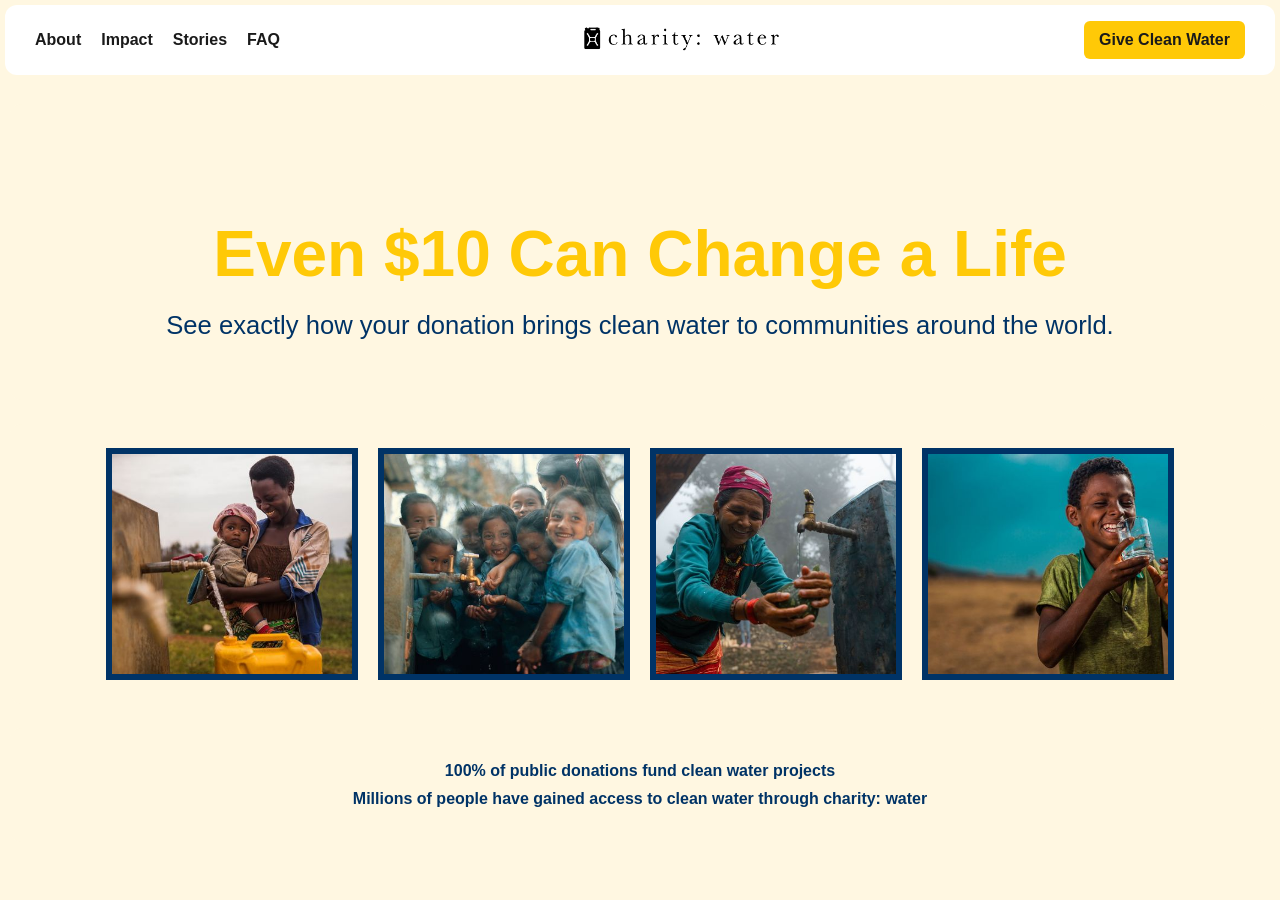
<file: index.html>
<!DOCTYPE html>
<html lang="en">
<head>
    <meta charset="UTF-8">
    <meta name="viewport" content="width=device-width, initial-scale=1.0">
    <title>Charity Water Landing Page</title>
    <link rel="stylesheet" href="styles.css">
</head>
<body>
  <header>
    <nav class="navbar">
      <div class="nav-links">
        <a href="about.html">About</a>
        <a href="impact.html">Impact</a>
        <a href="stories.html">Stories</a>
        <a href="faq.html">FAQ</a>
      </div>
    
      <div class="logo-container">
        <img src="img/charitywater_logo_horizontal_AllBlack.png"
         alt="charity: water logo" 
         class="logo">
      </div>

      <a href="donate.html" class="header-btn">Give Clean Water</a>
    </nav>
  </header>
    <!-- Hero Section: This is the main banner at the top of the page -->
    <section class="hero">
        <!-- Main headline -->
        <h1>Even $10 Can Change a Life</h1>

<p>See exactly how your donation brings clean water to communities around the world.</p>
    </section>
<section class="gallery">
    <img src="img/photo1.cw.jpeg" alt="Family with clean water">
    <img src="img/photo2.cw.jpeg" alt="Community">
    <img src="img/photo3.cw.jpeg" alt="Child drinking water">
    <img src="img/photo4.cw.jpeg" alt="Clean water access">
</section>

<section class="social-proof">
    <p>
        100% of public donations fund clean water projects
    </p>
    <p>
        Millions of people have gained access to clean water through charity: water
    </p>
</body>
</html>
</file>
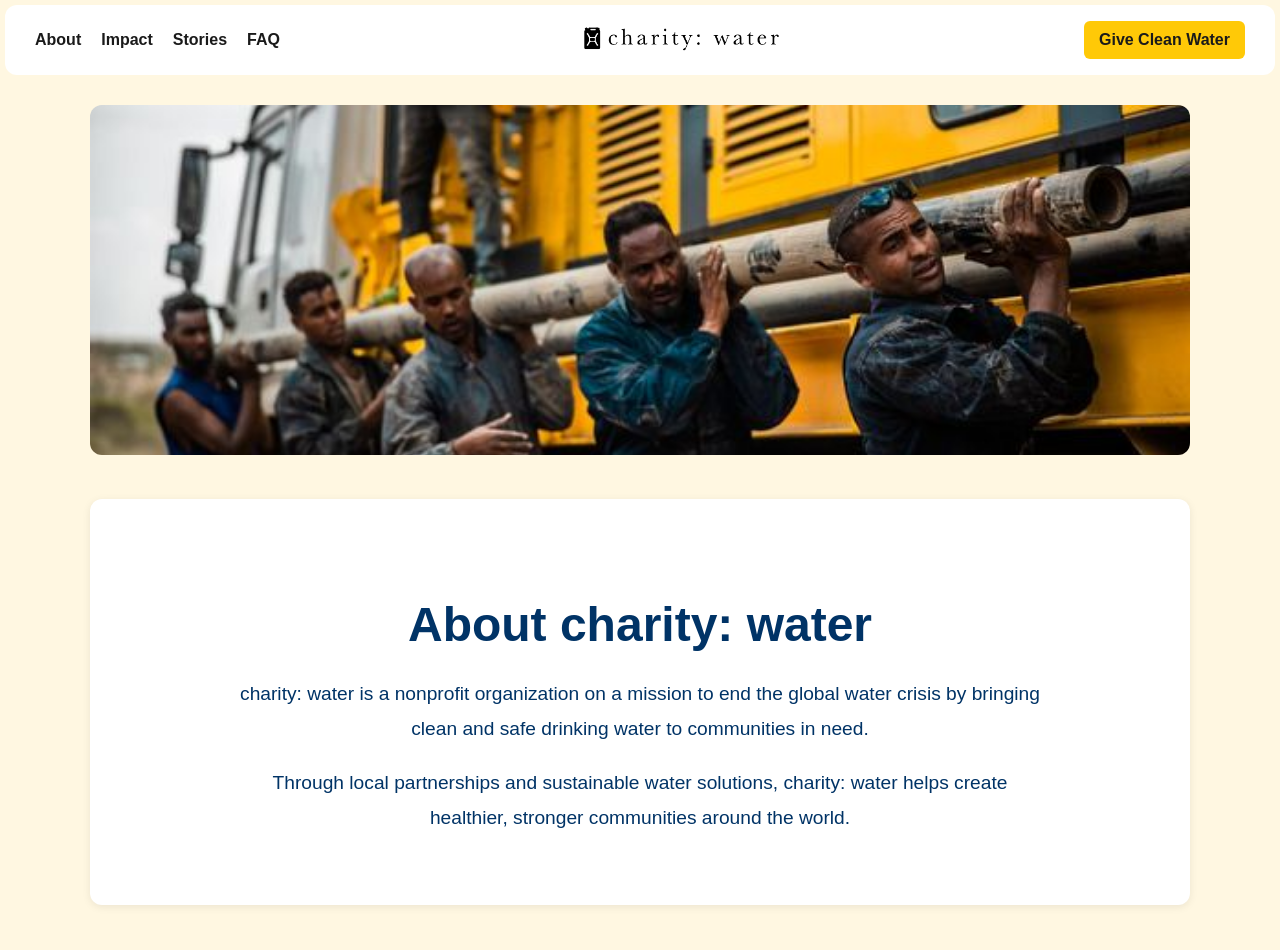
<file: about.html>
<!DOCTYPE html>
<html>
<head>
    <title>About | charity: water</title>
    <link rel="stylesheet" href="styles.css">
</head>

<body class="about-page">

  <header>
    <nav class="navbar">
      <div class="nav-links">
        <a href="about.html">About</a>
        <a href="impact.html">Impact</a>
        <a href="stories.html">Stories</a>
        <a href="faq.html">FAQ</a>
      </div>
    
      <div class="logo-container">
        <img src="img/charitywater_logo_horizontal_AllBlack.png"
         alt="charity: water logo" 
         class="logo">
      </div>

      <a href="donate.html" class="header-btn">Give Clean Water</a>
    </nav>
<section class="page-hero">

    <img
        src="img/photo5.cw.jpeg"
        alt="Community benefiting from clean water">

<section class="story">
    
    <h1>About charity: water</h1>

    <p>
        charity: water is a nonprofit organization on a mission to end the global water crisis by bringing clean and safe drinking water to communities in need.
    </p>

    <p>
        Through local partnerships and sustainable water solutions, charity: water helps create healthier, stronger communities around the world.
    </p>

</section>
</body>
</html>
</file>
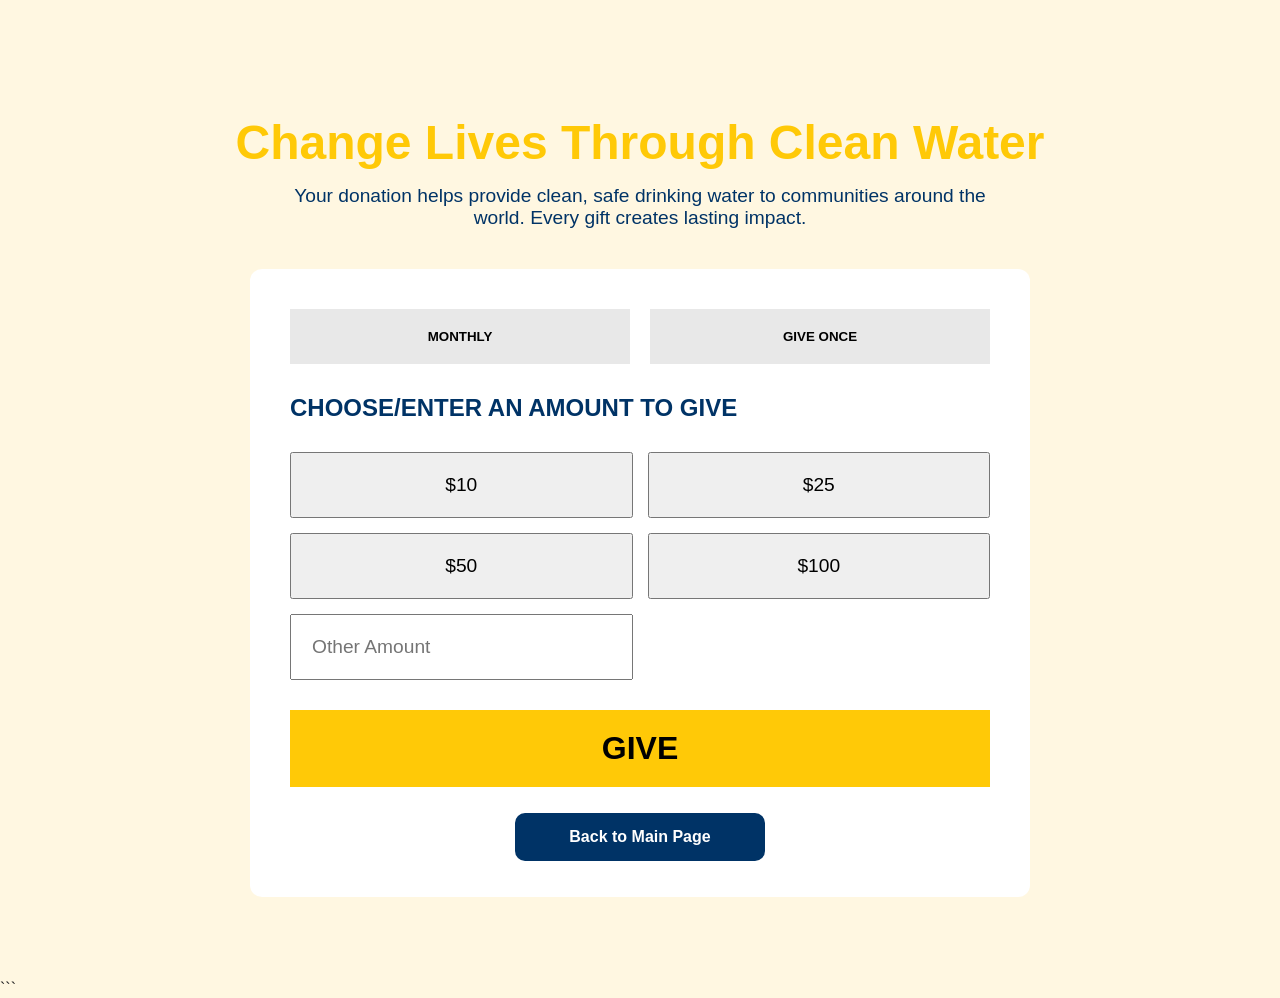
<file: donate.html>
<!DOCTYPE html>
<html lang="en">

<head>
    <meta charset="UTF-8">
    <meta name="viewport" content="width=device-width, initial-scale=1.0">
    <title>Donate | charity: water</title>

    <link rel="stylesheet" href="styles.css">
</head>

<body>

<div class="donation-page">
<h1 class="donate-title">
    Change Lives Through Clean Water
</h1>

<p class="donate-subtitle">
    Your donation helps provide clean, safe drinking water to communities around the world. Every gift creates lasting impact.
</p>

    <div class="donation-card">

        <div class="donation-tabs">

            <button class="tab-btn">
                MONTHLY
            </button>

            <button class="tab-btn">
                GIVE ONCE
            </button>

        </div>

        <h2>
            CHOOSE/ENTER AN AMOUNT TO GIVE
        </h2>

        <div class="amount-grid">

            <button>$10</button>
            <button>$25</button>
            <button>$50</button>
            <button>$100</button>

            <input
                type="text"
                placeholder="Other Amount">

        </div>

        <button class="give-btn">
            GIVE
        </button>

        <nav class="navbar">
        <a href="index.html" class="home-btn">
          Back to Main Page
        </a>
    </nav>

    </div>

</div>

</body>
</html>
```
</file>
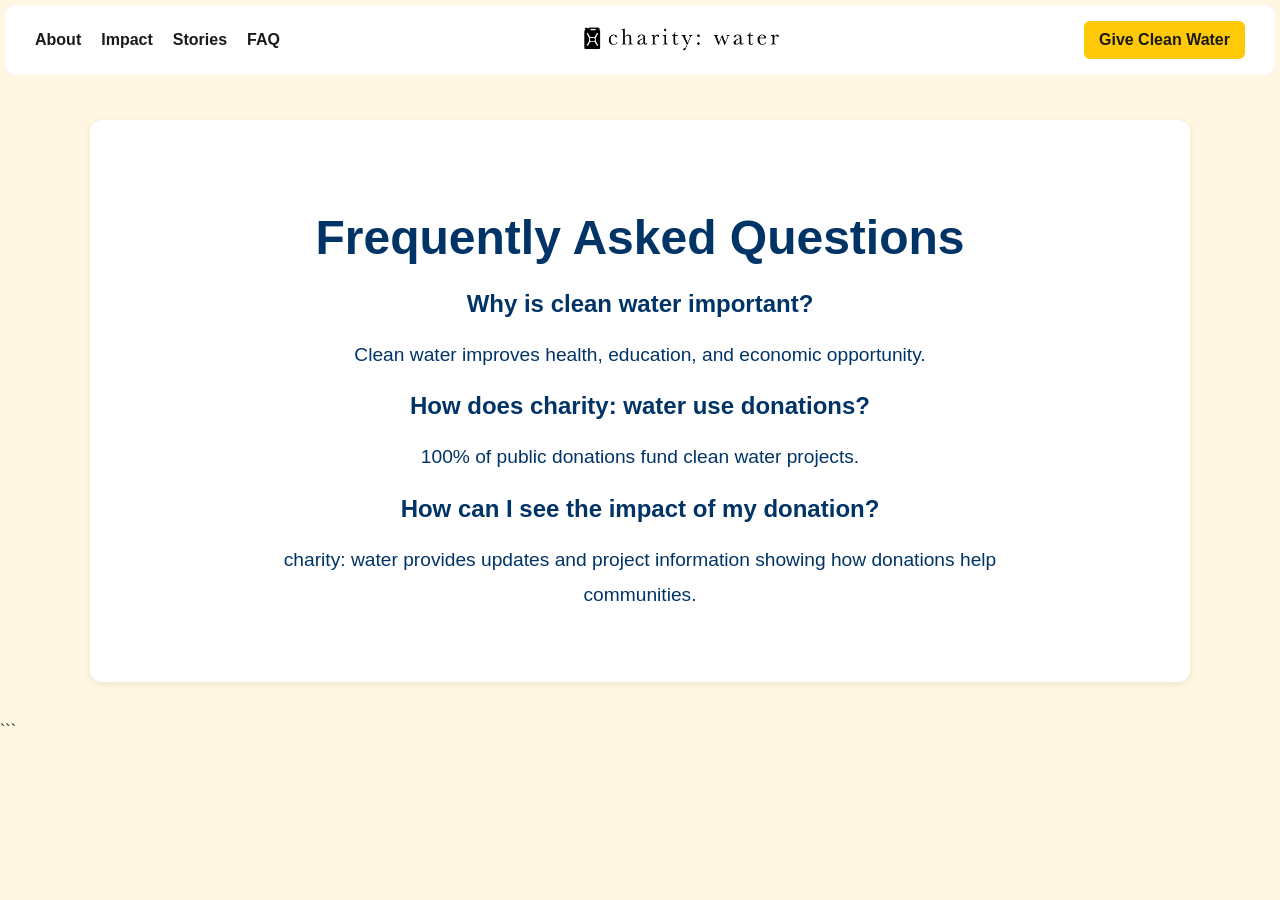
<file: faq.html>
<!DOCTYPE html>
<html>
<head>
    <title>Impact | charity: water</title>
    <link rel="stylesheet" href="styles.css">
</head>

<body class="impact-page">
<header>
    <nav class="navbar">

        <div class="nav-links">
            <a href="about.html">About</a>
            <a href="impact.html">Impact</a>
            <a href="stories.html">Stories</a>
            <a href="faq.html">FAQ</a>
        </div>

        <div class="logo-container">
            <img
                src="img/charitywater_logo_horizontal_AllBlack.png"
                alt="charity: water logo"
                class="logo">
        </div>

        <a href="donate.html" class="header-btn">
            Give Clean Water
        </a>

    </nav>
</header>

<section class="story">

    <h1>Frequently Asked Questions</h1>

    <h2>Why is clean water important?</h2>
    <p>
        Clean water improves health, education, and economic opportunity.
    </p>

    <h2>How does charity: water use donations?</h2>
    <p>
        100% of public donations fund clean water projects.
    </p>

    <h2>How can I see the impact of my donation?</h2>
    <p>
        charity: water provides updates and project information showing how donations help communities.
    </p>

</section>

</body>
</html>
```
</file>
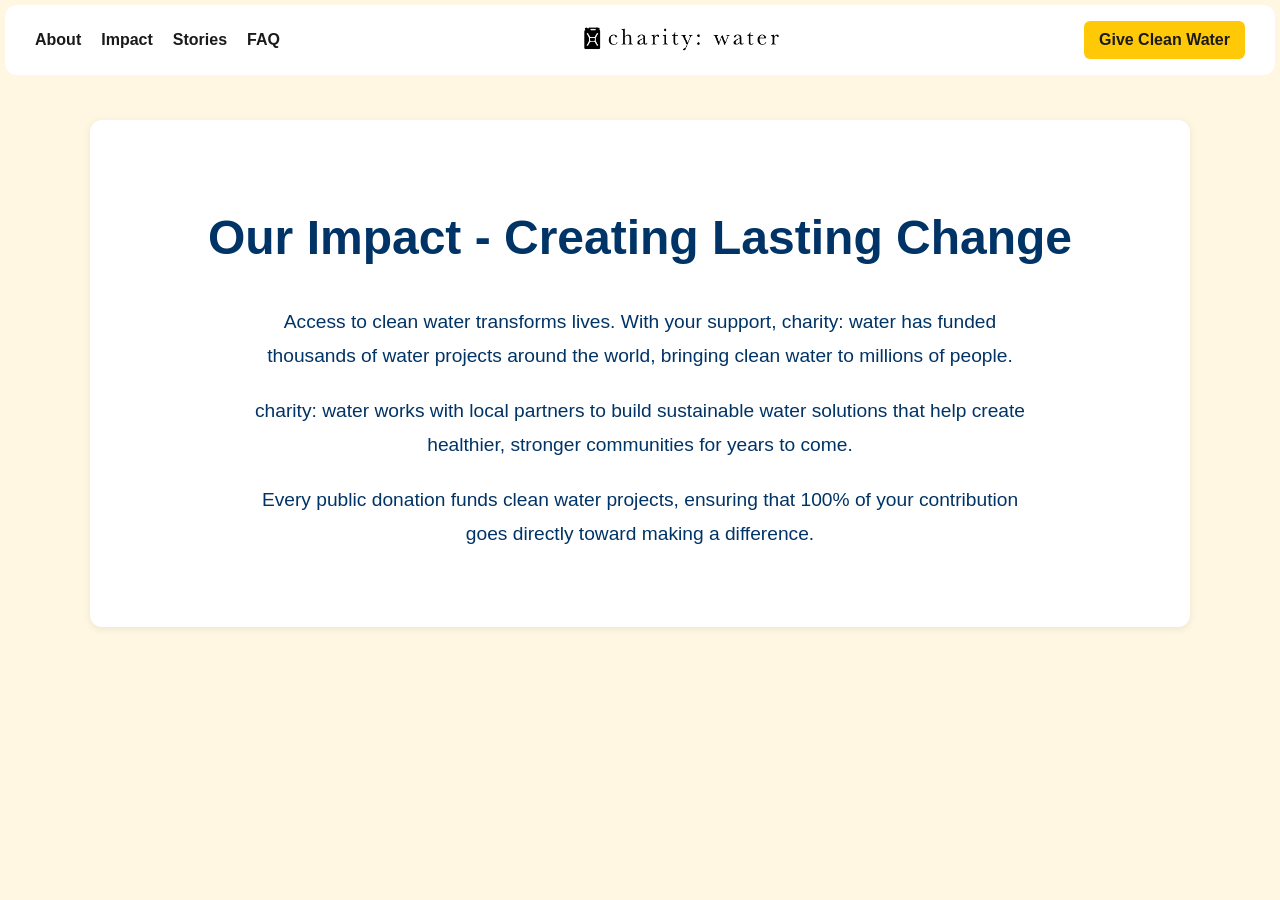
<file: impact.html>
<!DOCTYPE html>
<html>
<head>
    <title>Impact | charity: water</title>
    <link rel="stylesheet" href="styles.css">
</head>

<body class="impact-page">
<header>
    <nav class="navbar">

        <div class="nav-links">
            <a href="about.html">About</a>
            <a href="impact.html">Impact</a>
            <a href="stories.html">Stories</a>
            <a href="faq.html">FAQ</a>
        </div>

        <div class="logo-container">
            <img
                src="img/charitywater_logo_horizontal_AllBlack.png"
                alt="charity: water logo"
                class="logo">
        </div>

        <a href="donate.html" class="header-btn">
            Give Clean Water
        </a>

    </nav>
</header>


<section class="story">

    <h1>Our Impact - Creating Lasting Change<h1>
      

    <p>
        Access to clean water transforms lives. With your support, charity: water has funded thousands of water projects around the world, bringing clean water to millions of people.
    </p>

    <p>
        charity: water works with local partners to build sustainable water solutions that help create healthier, stronger communities for years to come.
    </p>

    <p>
        Every public donation funds clean water projects, ensuring that 100% of your contribution goes directly toward making a difference.
    </p>

</section>
</file>
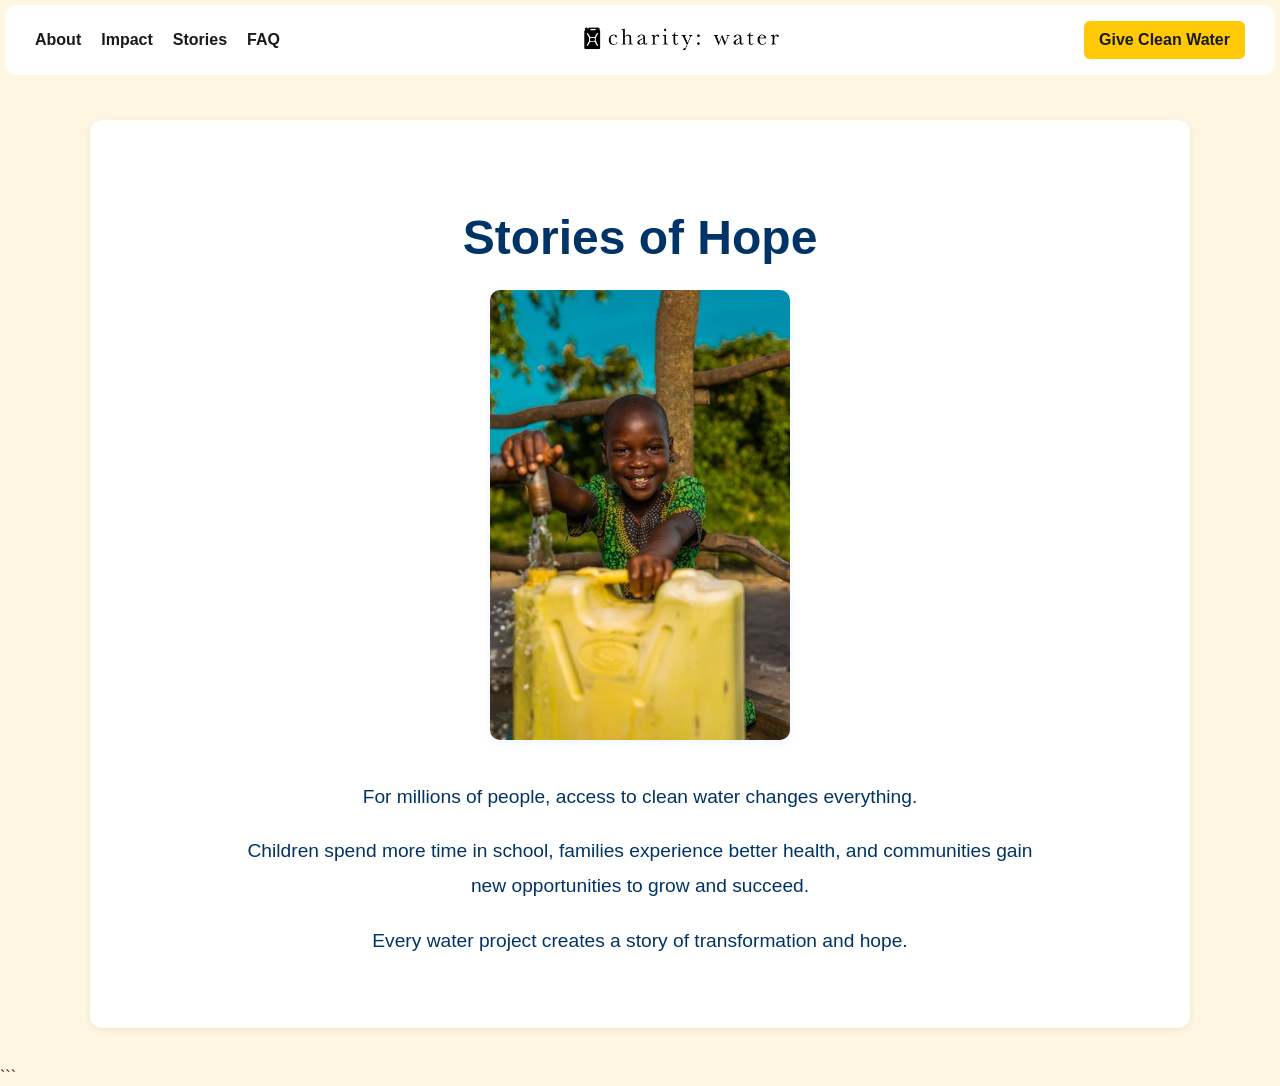
<file: stories.html>
<!DOCTYPE html>
<html>
<head>
    <title>Impact | charity: water</title>
    <link rel="stylesheet" href="styles.css">
</head>

<body class="stories-page">
<header>
    <nav class="navbar">

        <div class="nav-links">
            <a href="about.html">About</a>
            <a href="impact.html">Impact</a>
            <a href="stories.html">Stories</a>
            <a href="faq.html">FAQ</a>
        </div>

        <div class="logo-container">
            <img
                src="img/charitywater_logo_horizontal_AllBlack.png"
                alt="charity: water logo"
                class="logo">
        </div>

        <a href="donate.html" class="header-btn">
            Give Clean Water
        </a>

    </nav>
</header>

<section class="story">

    <h1>Stories of Hope</h1>

    <img src="img/impactphoto.cw.jpeg" class="impact-image">

    <p>
        For millions of people, access to clean water changes everything.
    </p>

    <p>
        Children spend more time in school, families experience better health, and communities gain new opportunities to grow and succeed.
    </p>

    <p>
        Every water project creates a story of transformation and hope.
    </p>

</section>

</body>
</html>
```
</file>
<file: styles.css>
/* charity: water Brand Colors & Fonts

Primary Colors:
- Yellow:     #FFC907
- Blue:       #2E9DF7

Secondary Colors:
- Light Blue: #8BD1CB
- Green:      #4FCB53
- Orange:     #FF902A
- Red:        #F5402C
- Dark Green: #159A48
- Pink:       #F16061

Fonts:
- Proxima Nova
- Avenir

*/

/* 
  Charity: Water Landing Page Styles
  This CSS uses the provided color palette and beginner-friendly styles.
*/

/* Set up the main font and background color for the whole page */
body {
  background-color: #fff7e1;
  font-family: 'Avenir', 'Proxima Nova', Arial, sans-serif;
  margin: 0;
  padding: 0;
  color: #222;
}

/* Add a slight shadow and rounded corners to each section for depth */
section {
  background: #fff; /* White background for sections */
  border-radius: 12px; /* Rounded corners */
  box-shadow: 0 2px 8px rgba(46, 157, 247, 0.07); /* Soft blue shadow */
  margin: 24px 10px; /* Space between sections */
  padding: 24px 16px;
}

/* Hero Section Styles */
.hero {
  position: relative;
  background-color: #fff7e1;
  color: #1a1a1a;                 /* White text for contrast */
  text-align: center;          /* Center the text */
  padding: 60px 20px;          /* Add space above and below */
  box-shadow: none;
}

/* Make the headline bold and modern */
.hero h1 {
  font-size: 4em;
  font-weight: bold;
  margin-bottom: 20px;
  color: #ffc907
}

/* Style the subheadline */
.hero p {
  font-size: 1.6em;
  margin: 0 auto;
  max-width: 1000px;
  color: #003366
}

/* Story Section Styles */
.story {

    background: rgba(255,255,255,0.92);
    max-width: 1000px;
    margin: 50px auto;
    padding: 50px;
    border-radius: 12px;
    text-align: center;
    color: #1A1A1A;
}

.story h1{
    color:#FFC907;
    font-size:3rem;
    margin-bottom:25px;
}

.story p{
    color:#003366;
    font-size:1.2rem;
    line-height:1.8;
}

/* Add accent color to section headings */
h2 {
  color: #003366; /* Primary blue */
  margin-top: 0;
  font-weight: bold;
}

/* Call-to-Action Section Styles */
.call-to-action {
  background-color: #FFC907; /* Primary Yellow */
  color: #222;
  text-align: center;
  padding: 30px 20px;
}

/* Style the impact story image */
.impact-image {
  width: 100%;
  max-width: 320px;
  border-radius: 10px;
  margin-bottom: 16px;
  box-shadow: 0 2px 8px rgba(46, 157, 247, 0.10);
}

/* Donate Button Styles */
.donate-button {
  display: inline-block;
  background-color: #ffc907;
  color: #1a1a1a;
  padding: 14px 32px;
  text-decoration: none;
  border-radius: 6px;
  font-weight: bold;
  font-size: 1.1em;
  margin-top: 18px;
  box-shadow: 0 2px 8px rgba(79, 203, 83, 0.10);
  transition: background 0.3s, transform 0.2s;
  border: none;
  cursor: pointer;
}

/* Change button color when hovered */
.donate-button:hover {
  background-color: #e6b500;
  transform: translateY(-2px) scale(1.04); /* Slight lift */
}

/* Add some spacing between sections */
section {
  margin-bottom: 20px;
}

/* 
  Media Queries for Responsive Design
  Media queries help make your website look good on different screen sizes,
  like phones (small screens) and computers (large screens).
*/

/* This media query applies styles when the screen is 600px wide or less (like on most phones) */
@media (max-width: 600px) {
  /* Make hero section padding smaller on small screens */
  .hero {
    padding: 32px 8px;
    font-size: 1em;
  }

  /* Make headline font size smaller so it fits on small screens */
  .hero h1 {
    font-size: 1.4em;
  }

  /* Make subheadline font size smaller */
  .hero p {
    font-size: 1em;
  }

  /* Make story and call-to-action sections have less padding */
  .story,
  .call-to-action,
  .donation-section {
    padding: 14px 8px;
  }

  /* Make impact story image smaller and stack above the text */
  .impact-content {
    display: block; /* Stack items vertically */
    text-align: center;
  }

  .impact-image {
    width: 90%;    /* Make image take up most of the width */
    max-width: 220px;
  }
}

/* This media query applies styles when the screen is wider than 600px (like on tablets and computers) */
@media (min-width: 601px) {
  /* Show image and text side by side in the impact story */
  .impact-content {
    display: flex;           /* Place items in a row */
    align-items: center;     /* Vertically center items */
    justify-content: center; /* Center the whole group */
    gap: 28px;               /* Space between image and text */
    text-align: left;
    max-width: 800px;
    margin: 0 auto;
  }

  .impact-image {
    width: 300px;
  }
}

.gallery {
  display: flex;
  flex-wrap: wrap;
  gap: 20px;
  justify-content: center;
  background: #fff7e1;
  box-shadow: none;
}

.gallery img {
  width: 240px;
  height: 220px;
  object-fit: cover;
  object-position: 50% 20%;
  border: 6px solid #003366;
}
.social-proof{
    text-align:center;
    background:#fff7e1;
    box-shadow:none;
    color:#003366;
    font-weight:bold;
}

.social-proof p{
    margin:10px 0;
}

header{
  padding: 5px;
}

.navbar {
  display: flex;
  justify-content: space-between;
  align-items: center;
  background: white;
  border-radius: 12px;
  padding: 5px 30px;
  height:60px;
}

.nav-links {
  display: flex;
  gap: 20px;
}

.nav-links a {
  text-decoration: none;
  color: #1a1a1a;
  font-weight: bold;
}

.logo {
  width: 220px;
}

.header-btn{
  background: #ffc907;
  color: #1a1a1a;
  padding: 10px 15px;
  text-decoration: none;
  border-radius: 6px;
  font-weight: bold;
}

/* DONATION PAGE */

.donation-page{

    min-height:100vh;

    display:flex;

    flex-direction:column;

    padding:40px 20px;

    justify-content:center;

    align-items:center;

    background:#fff7e1;
}

.donation-card{

    width:700px;

    background:white;

    padding:40px;

    border-radius:12px;
}

.donation-tabs{

    display:flex;

    gap:20px;

    margin-bottom:30px;
}

.tab-btn{

    flex:1;

    padding:20px;

    border:none;

    font-weight:bold;

    background:#e8e8e8;
}

.active{

    background:#ffc907 ;
}

.amount-grid{

    display:grid;

    grid-template-columns:1fr 1fr;

    gap:15px;

    margin:30px 0;
}

.amount-grid button,
.amount-grid input{

    padding:20px;

    font-size:1.2rem;
}

.project-btn{

    width:100%;

    padding:20px;

    background:#FFC907;

    border:none;

    margin-bottom:20px;

    font-size:1.2rem;
}

.impact-text{

    text-align:center;

    margin:20px 0;
}

.give-btn{

    width:100%;

    background:#FFC907;

    border:none;

    padding:20px;

    font-size:2rem;

    font-weight:bold;
}

.donation-note{

    text-align:center;

    margin-top:30px;
}


.donate-title{
    text-align:center;
    color:#FFC907;
    font-size:3rem;
    margin-bottom:15px;
}

.donate-subtitle{
    text-align:center;
    color:#003366;
    font-size:1.2rem;
    max-width:700px;
    margin:0 auto 40px auto;
}

.home-btn{

    display:block;

    text-align:center;

    width:220px;

    margin:30px auto 0 auto;

    background:#003366;

    color:white;

    text-decoration:none;

    padding:15px;

    border-radius:10px;

    font-weight:bold;
}

.page-hero{

    background:none;

    box-shadow:none;

    padding:0;

    margin:30px auto;

    max-width:1100px;
}

.page-hero img{

    width:100%;

    height:350px;

    object-fit:cover;

    border-radius:12px;
}

.story{

    background:white;

    max-width:1000px;

    margin:40px auto;

    padding:50px;

    border-radius:12px;

    text-align:center;

    box-shadow:0 2px 8px rgba(0,0,0,0.08);
}

.story h1{
    color:#003366;
    font-size:3rem;
    margin-bottom:25px;
}

.story p{

    max-width:800px;

    margin:20px auto;

    line-height:1.8;

    color:#003366;
}
.page-hero img{

    width:100%;

    height:350px;

    object-fit:cover;

    border-radius:12px;
}

.impact-page .story{

    background:white;

    max-width:1000px;

    margin:40px auto;

    padding:50px;

    border-radius:12px;

    text-align:center;
}

.impact-page .story p{

    max-width:800px;

    margin:20px auto;

    line-height:1.8;

    color:#003366;
}

.stories-page .story{

    background:white;

    max-width:1000px;

    margin:40px auto;

    padding:50px;

    border-radius:12px;

    text-align:center;
}
.about-page .story{

    background:white;

    max-width:1000px;

    margin:40px auto;

    padding:50px;

    border-radius:12px;

    text-align:center;
}
.about-page .story h1{
    color:#003366;
    font-size:3rem;
    margin-bottom:25px;
}
.impact-page .story p{

    max-width:800px;

    margin:20px auto;

    line-height:1.8;

    color:#003366;
    font-size:1.2rem;
    font-weight:500;
    text-align:center;
}
.page-impact img{

    width:100%;

    height:350px;

    object-fit:center;

    border-radius:12px;
    bject-position: 50% 20%;
}
</file>
